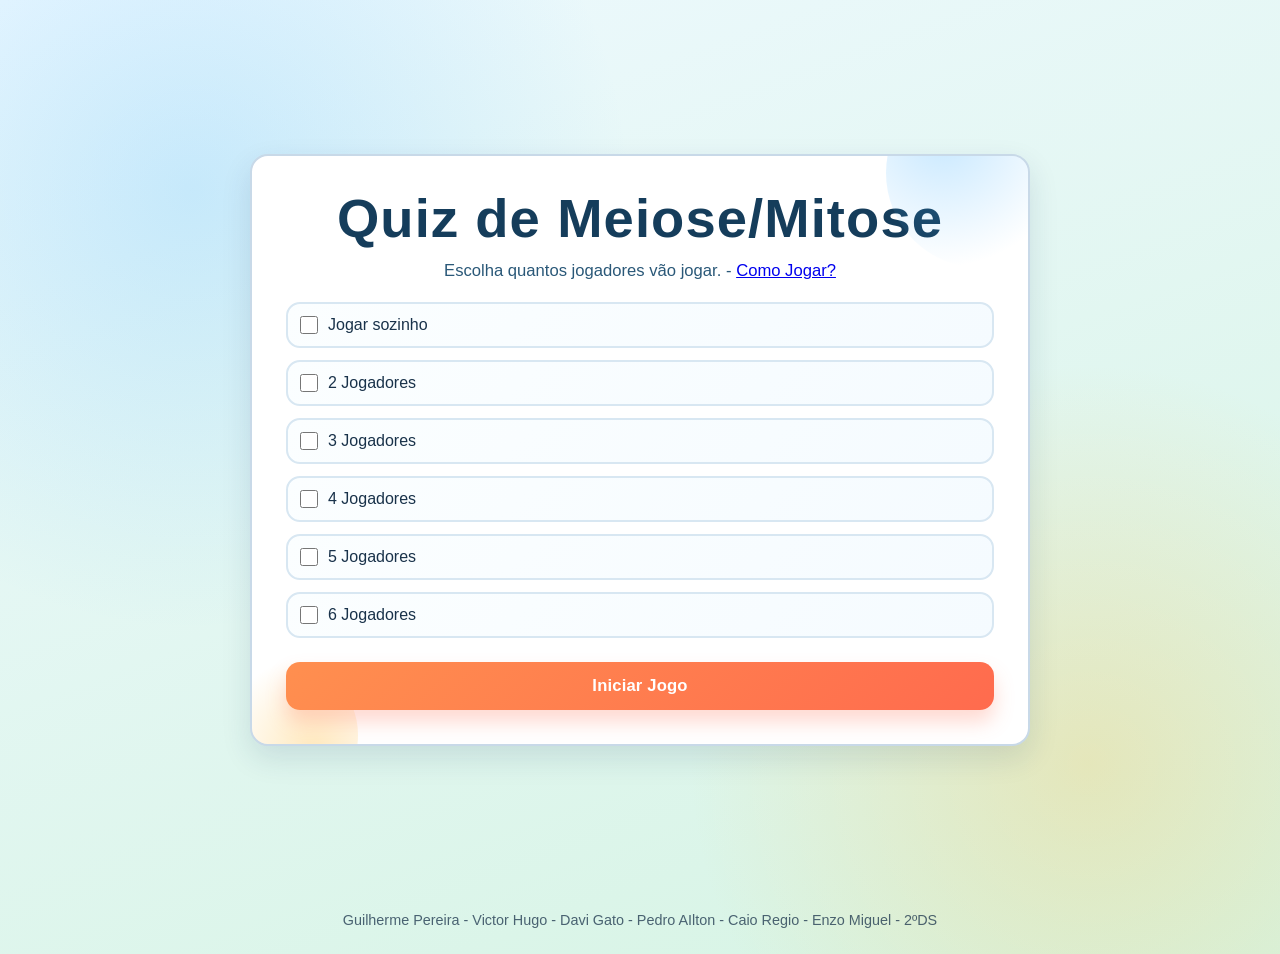
<file: index.html>
<!DOCTYPE html>
<html lang="pt-BR">

<head>
    <meta charset="UTF-8" />
    <meta name="viewport" content="width=device-width, initial-scale=1.0" />
    <link rel="icon" type="image/png" href="IMG/icon.jpg" />
    <title>M/M Quiz</title>
    <link rel="stylesheet" href="CSS/style.css" />
    <script defer src="https://cdn.vercel-insights.com/v1/script.js"></script>
</head>

<body>
    <main class="landing-page">
        <div class="card setup-card">
            <h1 class="page-title">Quiz de Meiose/Mitose</h1>
            <p class="page-subtitle">Escolha quantos jogadores vão jogar. - <a href="intrucions.html">Como Jogar?</a></p>

            <div class="select-players">
                <label for="1player">
                    <input type="checkbox" name="1player" id="1player"/>
                    Jogar sozinho
                </label>
                <label for="2players">
                    <input type="checkbox" name="2players" id="2players"/>
                    2 Jogadores
                </label>
                <label for="3players">
                    <input type="checkbox" name="3players" id="3players"/>
                    3 Jogadores
                </label>
                <label for="4players">
                    <input type="checkbox" name="4players" id="4players"/>
                    4 Jogadores
                </label>
                <label for="5players">
                    <input type="checkbox" name="5players" id="5players"/>
                    5 Jogadores
                </label>
                <label for="6players">
                    <input type="checkbox" name="6players" id="6players"/>
                    6 Jogadores
                </label>
            </div>
            
            <button id="start-btn" type="button">Iniciar Jogo</button>

        </div>
    </main>
    <footer>
        <p>Guilherme Pereira - Victor Hugo - Davi Gato - Pedro AIlton - Caio Regio - Enzo Miguel - 2ºDS</p>
    </footer>

    <script src="JS/script.js" defer></script>
</body>

</html>
</file>
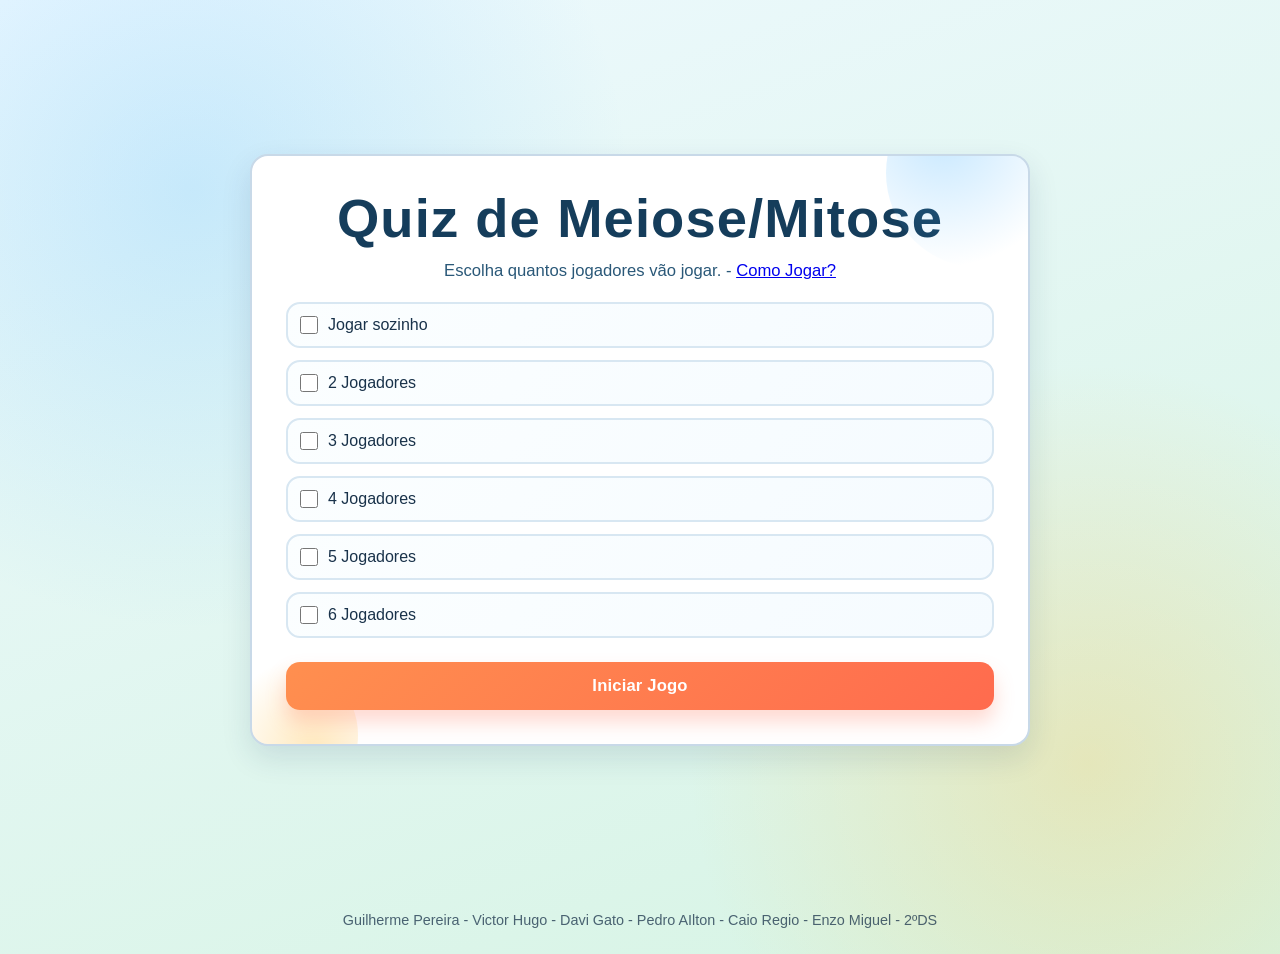
<file: game.html>
<!DOCTYPE html>
<html lang="pt-BR">

<head>
    <meta charset="UTF-8" />
    <meta name="viewport" content="width=device-width, initial-scale=1.0" />
    <link rel="icon" type="image/png" href="IMG/icon.jpg" />
    <title>Partida - Quiz de Meiose</title>
    <link rel="stylesheet" href="CSS/game.css" />
    <script defer src="https://cdn.vercel-insights.com/v1/script.js"></script>
</head>

<body>
    <main class="app-shell">
        <section class="card top-panel">
            <div>
                <h1>Partida - <strong id="cronometro">00:00</strong></h1>
                <h3 id="turn-text" class="subtitle"></h3>
            </div>
            <div>
                <button id="rules-btn" class="btn" type="button">Como Jogar</button>
            </div>
            <div class="dice-box">
                <p id="dice-text" class="subtitle">Dados: -</p>
                <button id="roll-btn" class="btn primary" type="button">Rolar Dados</button>
                <button id="end-game-btn" class="btn danger" type="button">Encerrar Partida</button>
            </div>
        </section>

        <section class="card board-card">

            <div id="board" aria-label="Tabuleiro com 64 casas"></div>
            <div class="legend" aria-label="Legenda do tabuleiro">
                <div class="legend-item" title="Casa comum sem efeito especial.">
                    <span class="legend-swatch normal"></span>
                    Casa normal
                </div>
                <div class="legend-item" title="Casa de fase da meiose no tabuleiro.">
                    <span class="legend-swatch fase"></span>
                    Fase da meiose/mitose (Especial)
                </div>
                <div class="legend-item" title="Troca de posicao com outro jogador aleatorio.">
                    <span class="legend-swatch crossing"></span>
                    Crossing-over (Especial)
                </div>
                <div class="legend-item" title="Penalidade de 2 pontos.">
                    <span class="legend-swatch mutacao"></span>
                    Mutação (-2 pontos | Especial)
                </div>
                <div class="legend-item" title="Ganha um turno extra.">
                    <span class="legend-swatch divisao"></span>
                    Divisão celular (Turno extra)
                </div>
                <div class="legend-item" title="Casa de pergunta alternativa (A, B, C, D).">
                    <span class="legend-swatch question-multipla"></span>
                    Pergunta alternativa (A/B/C/D)
                </div>
                <div class="legend-item" title="Casa de pergunta verdadeiro ou falso (A/B).">
                    <span class="legend-swatch question-vf"></span>
                    Verdadeiro ou falso
                </div>
            </div>
            <div class="status-grid">
                <div>
                    <h2>Pontuação</h2>
                    <ul id="score-list" class="score-list"></ul>
                </div>
                <div>
                    <h2>Eventos</h2>
                    <ul id="event-log" class="event-log"></ul>
                </div>
            </div>
        </section>
    </main>
    <footer>
        <p>Guilherme Pereira - Victor Volpi - Davi Gato - Pedro AIlton - Caio Regio - Enzo Ovidio - 2ºDS</p>
    </footer>

    <div id="rules-modal" class="modal hidden">
        <div class="modal-card rules-card">
            <div class="rules-header">
                <h1 class="page-title">Instruções</h1>
                <button id="close-rules-btn" class="btn" type="button">Fechar</button>
            </div>
                <p class="page-subtitle">Regras e instrucoes para jogar o M/M Quiz.</p>

                <div class="select-players">
				<div class="info-card">
					<strong>Objetivo</strong>
					<span>Ser o primeiro jogador a alcancar 20 pontos.</span>
				</div>
				<div class="info-card">
					<strong>Configuração inicial</strong>
					<span>Selecione de 1 a 6 jogadores e informe nome e cor.</span>
				</div>
				<div class="info-card">
					<strong>Turno do jogador</strong>
					<span>Role os dados, avance pelas casas e responda as perguntas.</span>
				</div>
				<div class="info-card">
					<strong>Pontuação</strong>
					<span>Acerto soma pontos conforme o tipo de pergunta; erro reduz 1 ponto.</span>
				</div>
				<div class="info-card">
					<strong>Dados iguais</strong>
					<span>Se acertar com dados iguais, ganha um turno extra.</span>
				</div>
				<div class="info-card">
					<strong>Casas especiais</strong>
					<span>Crossing-over: Troca posição com um jogador aleatório, Mutação: Tira 2 pontos, Divisão: Dá um turno extra ao jogador.</span>
				</div>
				<div class="info-card">
					<strong>Fim de jogo</strong>
					<span>Ganha quem fizer 20 pontos ou quem tiver maior pontuação ao acabar as perguntas.</span>
				</div>
			</div>
        </div>
    </div>

    <div id="question-modal" class="modal hidden">
        <div class="modal-card">
            <h3>Pergunta</h3>
            <p id="question-type" class="question-type"></p>
            <p id="question-prompt"></p>
            <fieldset id="answer-options" class="answer-options hidden" aria-label="Alternativas da pergunta">
            </fieldset>
            <button id="submit-answer" class="btn primary" type="button">Confirmar</button>
            <p id="feedback" class="feedback"></p>
        </div>
    </div>

    <div id="winner-modal" class="modal hidden">
        <div class="modal-card winner-card">
            <h3 id="winner-title">Fim de jogo</h3>
            <p id="winner-message"></p>
            <button id="winner-home-btn" class="btn primary" type="button">Voltar ao inicio</button>
        </div>
    </div>
    <script src="JS/questions.js" defer></script>
    <script src="JS/game.js" defer></script>
</body>



</html>
</file>
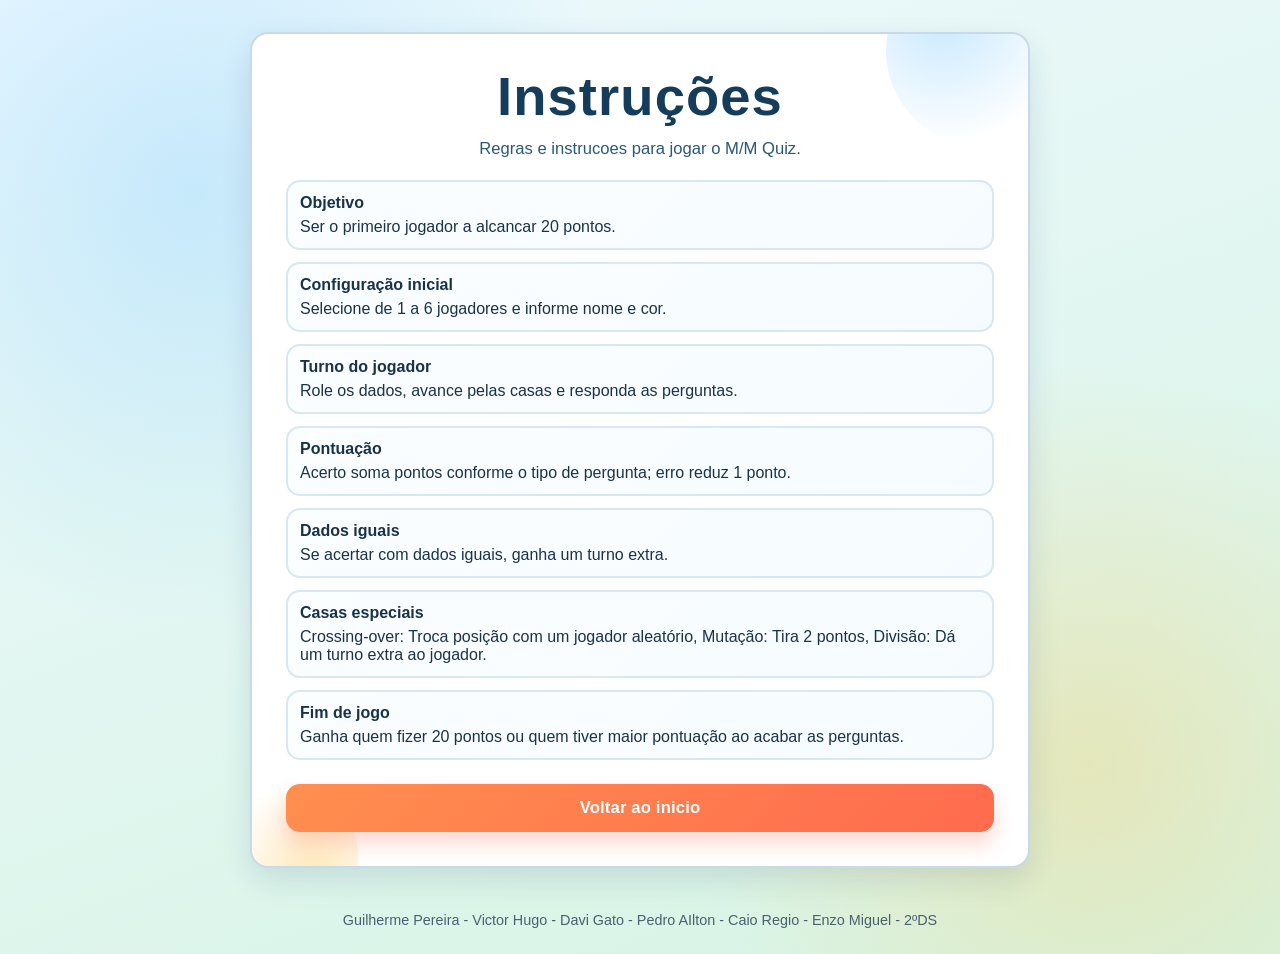
<file: intrucions.html>
<!DOCTYPE html>
<html lang="pt-BR">

<head>
	<meta charset="UTF-8" />
	<meta name="viewport" content="width=device-width, initial-scale=1.0" />
	<link rel="icon" type="image/png" href="IMG/icon.jpg" />
	<title>Instrucoes - Meiose Quest</title>
	<link rel="stylesheet" href="CSS/style.css" />
	<script defer src="https://cdn.vercel-insights.com/v1/script.js"></script>
</head>

<body>
	<main class="landing-page">
		<div class="card setup-card">
			<h1 class="page-title">Instruções</h1>
			<p class="page-subtitle">Regras e instrucoes para jogar o M/M Quiz.</p>

			<div class="select-players">
				<div class="info-card">
					<strong>Objetivo</strong>
					<span>Ser o primeiro jogador a alcancar 20 pontos.</span>
				</div>
				<div class="info-card">
					<strong>Configuração inicial</strong>
					<span>Selecione de 1 a 6 jogadores e informe nome e cor.</span>
				</div>
				<div class="info-card">
					<strong>Turno do jogador</strong>
					<span>Role os dados, avance pelas casas e responda as perguntas.</span>
				</div>
				<div class="info-card">
					<strong>Pontuação</strong>
					<span>Acerto soma pontos conforme o tipo de pergunta; erro reduz 1 ponto.</span>
				</div>
				<div class="info-card">
					<strong>Dados iguais</strong>
					<span>Se acertar com dados iguais, ganha um turno extra.</span>
				</div>
				<div class="info-card">
					<strong>Casas especiais</strong>
					<span>Crossing-over: Troca posição com um jogador aleatório, Mutação: Tira 2 pontos, Divisão: Dá um turno extra ao jogador.</span>
				</div>
				<div class="info-card">
					<strong>Fim de jogo</strong>
					<span>Ganha quem fizer 20 pontos ou quem tiver maior pontuação ao acabar as perguntas.</span>
				</div>
			</div>

			<button class="btn" type="button" onclick="window.location.href='index.html'">Voltar ao inicio</button>
		</div>
	</main>
	<footer>
		<p>Guilherme Pereira - Victor Hugo - Davi Gato - Pedro AIlton - Caio Regio - Enzo Miguel - 2ºDS</p>
	</footer>
</body>

</html>
</file>
<file: CSS/style.css>
:root {
	--bg-1: #eef9ff;
	--bg-2: #d6f4e3;
	--card: #ffffff;
	--ink: #19324a;
	--accent: #ff8f4f;
	--border: #c8d9e8;
	--shadow: 0 12px 30px rgba(14, 52, 87, 0.12);
}

* {
	box-sizing: border-box;
}

.hidden {
	display: none !important;
}

body {
	margin: 0;
	font-family: "Trebuchet MS", "Segoe UI", sans-serif;
	color: var(--ink);
	min-height: 100vh;
	background:
		radial-gradient(circle at 15% 20%, rgba(72, 179, 255, 0.22), transparent 33%),
		radial-gradient(circle at 85% 80%, rgba(255, 193, 69, 0.28), transparent 30%),
		linear-gradient(160deg, var(--bg-1), var(--bg-2));
}

.landing-page {
	min-height: 100vh;
	display: grid;
	place-items: center;
	padding: 26px;
}

.card {
	background: var(--card);
	border: 2px solid var(--border);
	border-radius: 18px;
	box-shadow: var(--shadow);
	padding: 16px;
	margin: 0;
}

.setup-card {
	width: min(780px, 96vw);
	padding: clamp(20px, 3.5vw, 34px);
	position: relative;
	overflow: hidden;
	animation: rise-in 0.6s ease;
}

.setup-card::before,
.setup-card::after {
	content: "";
	position: absolute;
	border-radius: 50%;
	pointer-events: none;
}

.setup-card::before {
	width: 190px;
	height: 190px;
	background: radial-gradient(circle at 30% 30%, rgba(72, 179, 255, 0.3), transparent 70%);
	top: -78px;
	right: -48px;
}

.setup-card::after {
	width: 150px;
	height: 150px;
	background: radial-gradient(circle at 70% 60%, rgba(255, 193, 69, 0.35), transparent 68%);
	bottom: -66px;
	left: -44px;
}

.page-title {
	margin: 0;
	text-align: center;
	font-size: clamp(2rem, 5.2vw, 3.4rem);
	line-height: 1.06;
	letter-spacing: 0.02em;
	color: #153d5b;
	text-shadow: 0 2px 0 rgba(255, 255, 255, 0.6);
}

.page-subtitle {
	margin: 12px auto 18px;
	max-width: 54ch;
	text-align: center;
	font-size: 1.04rem;
	line-height: 1.5;
	color: #2a5878;
}

.select-players {
	display: grid;
	gap: 12px;
	margin-bottom: 16px;
	position: relative;
	z-index: 1;
}

.select-players label {
	display: flex;
	align-items: center;
	gap: 10px;
	padding: 12px;
	margin: 0;
	border: 2px solid #d8e7f2;
	border-radius: 14px;
	background: linear-gradient(135deg, #fbfeff, #f5fbff);
	cursor: pointer;
	transition: transform 0.18s ease, box-shadow 0.18s ease, border-color 0.18s ease;
}

.info-card {
	display: flex;
	flex-direction: column;
	gap: 6px;
	padding: 12px;
	margin: 0;
	border: 2px solid #d8e7f2;
	border-radius: 14px;
	background: linear-gradient(135deg, #fbfeff, #f5fbff);
	transition: transform 0.18s ease, box-shadow 0.18s ease, border-color 0.18s ease;
}

.info-card:hover {
	transform: translateY(-2px);
	box-shadow: 0 9px 18px rgba(19, 50, 74, 0.09);
	border-color: #b8d6ea;
}

.select-players label:hover {
	transform: translateY(-2px);
	box-shadow: 0 9px 18px rgba(19, 50, 74, 0.09);
	border-color: #b8d6ea;
}

.select-players input[type="checkbox"] {
	accent-color: #2f9b6d;
	width: 18px;
	height: 18px;
	margin: 0;
	flex-shrink: 0;
}

#start-btn,
.btn {
	width: 100%;
	margin-top: 8px;
	padding: 14px 16px;
	border: none;
	border-radius: 14px;
	font-size: 1.04rem;
	font-weight: 800;
	letter-spacing: 0.01em;
	color: #ffffff;
	cursor: pointer;
	background: linear-gradient(135deg, #ff8f4f, #ff6b4e);
	box-shadow: 0 12px 20px rgba(255, 107, 78, 0.26);
	transition: transform 0.18s ease, filter 0.2s ease, box-shadow 0.2s ease;
	position: relative;
	z-index: 1;
}

#start-btn:hover,
.btn:hover {
	transform: translateY(-1px);
	filter: brightness(1.04);
	box-shadow: 0 15px 24px rgba(255, 107, 78, 0.34);
}

#start-btn:active,
.btn:active {
	transform: translateY(1px);
}

.name-grid {
	display: grid;
	gap: 8px;
	grid-template-columns: repeat(auto-fit, minmax(190px, 1fr));
}

.player-config-panel {
	margin: 8px 0 14px;
	padding: 14px;
	border: 2px solid #cce2f0;
	border-radius: 14px;
	background: linear-gradient(140deg, #f9fdff, #f0f9ff);
	animation: rise-in 0.35s ease;
	position: relative;
	z-index: 1;
}

.config-title {
	margin: 0 0 6px;
	font-size: 1.2rem;
	color: #174667;
}

.config-subtitle {
	margin: 0 0 10px;
	font-size: 0.95rem;
	color: #2b5f82;
}

.player-config-row {
	display: grid;
	grid-template-columns: 1fr 70px;
	gap: 8px;
	align-items: center;
}

input {
	width: 100%;
	border: 2px solid var(--border);
	border-radius: 12px;
	padding: 10px 12px;
	font-size: 1rem;
	margin-bottom: 8px;
}

.player-config-row input[type="color"] {
	height: 44px;
	padding: 4px;
	cursor: pointer;
}

footer p {
	text-align: center;
	font-size: 0.9rem;
	color: #19324a;
	opacity: 0.75;
	margin-top: 12px;
	padding-bottom: 12px;
}

@keyframes rise-in {
	from {
		opacity: 0;
		transform: translateY(10px);
	}

	to {
		opacity: 1;
		transform: translateY(0);
	}
}

@media (max-width: 820px) {
	.landing-page {
		padding: 14px;
	}

	.setup-card {
		padding: 18px;
	}

	.select-players {
		grid-template-columns: 1fr;
	}

	.name-grid {
		grid-template-columns: 1fr;
	}
}

@media (max-width: 480px) {
	.landing-page {
		padding: 8px;
	}

	.setup-card {
		padding: 14px;
	}

	.player-config-row {
		grid-template-columns: 1fr 56px;
	}
}
</file>
<file: CSS/game.css>
:root {
	--bg-1: #eef9ff;
	--bg-2: #d6f4e3;
	--card: #ffffff;
	--ink: #19324a;
	--accent: #ff8f4f;
	--mutacao: #ff5d73;
	--crossing: #ffc145;
	--divisao: #48b3ff;
	--fase: #c5f4ff;
	--border: #c8d9e8;
	--shadow: 0 12px 30px rgba(14, 52, 87, 0.12);
}

* {
	box-sizing: border-box;
}

body {
	margin: 0;
	font-family: "Trebuchet MS", "Segoe UI", sans-serif;
	color: var(--ink);
	min-height: 100vh;
	background:
		radial-gradient(circle at 15% 20%, rgba(72, 179, 255, 0.22), transparent 33%),
		radial-gradient(circle at 85% 80%, rgba(255, 193, 69, 0.28), transparent 30%),
		linear-gradient(160deg, var(--bg-1), var(--bg-2));
}

h1,
h2,
h3,
p {
	margin-top: 0;
}

.app-shell {
	width: 100%;
	max-width: 1400px;
	margin: 0 auto;
	padding: clamp(8px, 2vw, 20px);
	box-sizing: border-box;
}

.card {
	background: var(--card);
	border: 2px solid var(--border);
	border-radius: 18px;
	box-shadow: var(--shadow);
	padding: 16px;
	margin: 0 0 clamp(8px, 1.5vw, 20px);
}

.hidden {
	display: none;
}

.subtitle {
	opacity: 0.85;
}

.btn {
	border: none;
	border-radius: 12px;
	padding: 10px 14px;
	font-size: 1rem;
	font-weight: 700;
	cursor: pointer;
	background: #dceaf5;
	color: var(--ink);
	transition: transform 0.2s ease, filter 0.2s ease;
}

.btn:hover {
	transform: translateY(-1px);
	filter: brightness(1.03);
}

.btn:disabled {
	opacity: 0.65;
	cursor: not-allowed;
	transform: none;
}

.danger {
	background: linear-gradient(140deg, #db4e4e, #b13333);
	color: #fff;
	margin-top: 8px;
}

.primary {
	background: linear-gradient(140deg, #ff9a63, var(--accent));
	color: #fff;
}

.top-panel {
	display: flex;
	justify-content: space-between;
	align-items: center;
	gap: 16px;
	margin-bottom: 16px;
	animation: rise-in 0.55s ease;
}

.dice-box {
	text-align: right;
}

.board-card {
	padding: 14px;
	animation: rise-in 0.7s ease;
}

.legend {
	display: grid;
	grid-template-columns: repeat(auto-fit, minmax(180px, 1fr));
	gap: 8px 14px;
	margin: 12px 0 4px;
	padding: 10px 12px;
	border-radius: 14px;
	background: rgba(255, 255, 255, 0.7);
	box-shadow: inset 0 0 0 1px rgba(145, 182, 213, 0.5);
}

.legend-item {
	display: flex;
	align-items: center;
	gap: 8px;
	font-weight: 700;
	font-size: 0.9rem;
}

.legend-swatch {
	width: 16px;
	height: 16px;
	border-radius: 5px;
	border: 2px solid rgba(255, 255, 255, 0.9);
	box-shadow: 0 2px 6px rgba(0, 0, 0, 0.12);
}

.legend-swatch.normal {
	background: #fff8dc;
}

.legend-swatch.fase {
	background: var(--fase);
	border-color: #00a0c8;
}

.legend-swatch.crossing {
	background: var(--crossing);
}

.legend-swatch.mutacao {
	background: var(--mutacao);
}

.legend-swatch.divisao {
	background: var(--divisao);
}

.legend-swatch.question-multipla {
	background: #ffe2d2;
	border-color: #ff8f4f;
}

.legend-swatch.question-vf {
	background: #d9efff;
	border-color: #48b3ff;
}

#board-container {
	width: 100%;
	padding: 18px;
	border-radius: 20px;
	background: rgba(255, 255, 255, 0.72);
	box-shadow: inset 0 0 0 2px rgba(145, 182, 213, 0.55);
}

.board-title {
	text-align: center;
	font-size: clamp(1.3rem, 2.8vw, 1.9rem);
	margin: 0 0 14px;
	color: #3d0f63;
	letter-spacing: 0.01em;
}

#board {
	display: grid;
	grid-template-columns: repeat(16, minmax(38px, 1fr));
	gap: 8px;
	justify-content: center;
	position: relative;
	border-radius: 18px;
	padding: 12px;
	min-height: 360px;
	border: 2px solid #95c4e6;
	background:
		radial-gradient(circle at 8% 15%, rgba(255, 255, 255, 0.8), transparent 23%),
		radial-gradient(circle at 90% 80%, rgba(255, 255, 255, 0.66), transparent 25%),
		linear-gradient(165deg, #cfefff, #bdeecf 38%, #ffdba8 100%);
	overflow: hidden;
	align-items: stretch;
}


.cell {
	width: 100%;
	aspect-ratio: 1;
	min-height: 42px;
	border-radius: 14px;
	border: 2px solid #ffffff;
	color: #5e0a44;
	font-size: 0.77rem;
	font-weight: 700;
	display: flex;
	align-items: center;
	justify-content: center;
	position: relative;
	box-shadow: 0 3px 8px rgba(0, 0, 0, 0.1);
}

.house-tag {
	position: absolute;
	top: 3px;
	left: 4px;
	font-size: 0.58rem;
	font-weight: 800;
	line-height: 1;
	padding: 2px 4px;
	border-radius: 8px;
	background: rgba(25, 50, 74, 0.13);
	color: #0f2f47;
	pointer-events: none;
}


.house.normal {
	background: #fff8dc;
}

.house.crossing {
	background: var(--crossing);
	color: #5f3600;
}

.house.mutacao {
	background: var(--mutacao);
	color: #fff;
}

.house.divisao {
	background: var(--divisao);
	color: #fff;
}

.house.fase {
	background: var(--fase);
	border-color: #00a0c8;
	color: #005a70;
}

.house.question-multipla {
	box-shadow: 0 0 0 2px rgba(255, 143, 79, 0.55), 0 3px 8px rgba(0, 0, 0, 0.12);
}

.house.question-vf {
	box-shadow: 0 0 0 2px rgba(72, 179, 255, 0.55), 0 3px 8px rgba(0, 0, 0, 0.12);
}

.house.start {
	background: #a3ffa3;
	border-color: #00c800;
	color: #0d630d;
}

.house.finish {
	background: #ffd066;
	border-color: #ff9500;
	color: #7a4500;
}

.cell::after {
	content: "";
	width: 14px;
	height: 14px;
	border-radius: 50%;
	position: absolute;
	bottom: 2px;
	right: 2px;
	opacity: 0.65;
	background: #ffffff;
}

.cell:nth-child(2n)::after {
	background: radial-gradient(circle at 40% 40%, #ffd65a, #ff9f1c);
}

.cell:nth-child(3n)::after {
	background: radial-gradient(circle at 40% 40%, #5cb7ff, #2a7dff);
}

.cell:nth-child(4n)::after {
	background: radial-gradient(circle at 40% 40%, #7de07d, #31b36a);
}

.token {
	position: absolute;
	width: clamp(18px, 2vw, 22px);
	height: clamp(18px, 2vw, 22px);
	border-radius: 50%;
	border: 2px solid #fff;
	box-shadow: 0 0 0 1px rgba(0, 0, 0, 0.2);
	transform: translate(-50%, -50%);
	transition: left 0.25s ease, top 0.25s ease;
	z-index: 20;
}

.status-grid {
	display: grid;
	grid-template-columns: 1fr 1fr;
	gap: 14px;
	margin-top: 14px;
}

.score-list,
.event-log {
	margin: 0;
	padding-left: 18px;
}

.score-list li {
	margin: 7px 0;
	font-weight: 700;
}

.event-log {
	max-height: 165px;
	overflow-y: auto;
}

.event-log li {
	margin: 6px 0;
}

.modal {
	position: fixed;
	inset: 0;
	background: rgba(10, 32, 45, 0.45);
	display: grid;
	place-items: center;
	padding: 14px;
	z-index: 50;
}

.hidden {
	display: none;
}

.modal-card {
	width: min(560px, 94vw);
	background: #ffffff;
	border-radius: 16px;
	padding: 18px;
	border: 2px solid #c8d9e8;
	box-shadow: 0 16px 34px rgba(14, 52, 87, 0.24);
}

.rules-card {
	width: min(760px, 95vw);
	max-height: 86vh;
	overflow-y: auto;
}

.rules-header {
	display: flex;
	justify-content: space-between;
	align-items: center;
	gap: 10px;
}

.page-title {
	margin-bottom: 8px;
}

.page-subtitle {
	margin-bottom: 12px;
	color: #2b5f82;
}

.select-players {
	display: grid;
	grid-template-columns: repeat(auto-fit, minmax(220px, 1fr));
	gap: 10px;
}

.info-card {
	display: flex;
	flex-direction: column;
	gap: 6px;
	padding: 12px;
	border: 2px solid #d8e7f2;
	border-radius: 14px;
	background: linear-gradient(135deg, #fbfeff, #f5fbff);
}

#question-prompt {
	font-weight: 700;
	margin-bottom: 10px;
}

.question-type {
	display: inline-block;
	margin: 0 0 8px;
	padding: 4px 10px;
	border-radius: 999px;
	font-size: 0.82rem;
	font-weight: 700;
	background: #e8f4ff;
	color: #1f5f88;
}

.answer-options {
	display: grid;
	grid-template-columns: 1fr;
	gap: 8px;
	margin-bottom: 10px;
	border: none;
	padding: 0;
	min-width: 0;
}

.answer-option-item {
	display: flex;
	align-items: center;
	gap: 8px;
	padding: 10px 12px;
	border: 2px solid #d3e4f1;
	border-radius: 12px;
	background: linear-gradient(140deg, #f9fdff, #f2f9ff);
	font-weight: 700;
	cursor: pointer;
}

.answer-option-item input[type="radio"] {
	accent-color: #2f9b6d;
	flex-shrink: 0;
}

.feedback {
	min-height: 22px;
	margin-top: 8px;
	font-weight: 700;
}

.winner-card {
	width: min(460px, 92vw);
	text-align: center;
}

footer p {
	text-align: center;
	font-size: 0.9rem;
	color: #19324a;
	opacity: 0.75;
	padding: 12px 0;
}

@keyframes rise-in {
	from {
		opacity: 0;
		transform: translateY(10px);
	}

	to {
		opacity: 1;
		transform: translateY(0);
	}
}

@media (max-width: 820px) {
	.top-panel {
		flex-direction: column;
		align-items: flex-start;
	}

	.dice-box {
		text-align: left;
	}

	.status-grid {
		grid-template-columns: 1fr;
	}

	#board {
		grid-template-columns: repeat(8, minmax(34px, 1fr));
		min-height: 420px;
	}

	.cell {
		min-height: 34px;
	}
}

@media (max-width: 600px) {
	.top-panel {
		gap: 10px;
	}

	.top-panel h1 {
		font-size: 1.1rem;
	}

	.dice-box {
		width: 100%;
		display: flex;
		flex-wrap: wrap;
		gap: 6px;
		align-items: center;
	}

	.dice-box .btn {
		flex: 1 1 auto;
		padding: 9px 10px;
		font-size: 0.9rem;
	}

	#board {
		gap: 5px;
		padding: 8px;
		min-height: auto;
	}

	.cell {
		min-height: 30px;
	}

	.board-card {
		padding: 10px;
	}
}

@media (max-width: 480px) {
	.card {
		border-radius: 12px;
		padding: 10px;
	}

	.board-card {
		padding: 8px;
	}

	#board {
		gap: 3px;
		padding: 6px;
		grid-template-columns: repeat(8, minmax(0, 1fr));
		border-radius: 12px;
	}

	.cell {
		min-height: 0;
		aspect-ratio: 1;
		font-size: 0.65rem;
		border-radius: 8px;
	}

	.house-tag {
		display: none;
	}

	.cell::after {
		width: 8px;
		height: 8px;
	}

	.legend {
		grid-template-columns: repeat(auto-fit, minmax(130px, 1fr));
		gap: 6px;
	}

	.legend-item {
		font-size: 0.8rem;
	}

	.status-grid {
		gap: 8px;
	}

	.event-log {
		max-height: 120px;
	}

	.token {
		width: clamp(12px, 3vw, 18px);
		height: clamp(12px, 3vw, 18px);
	}
}
</file>
